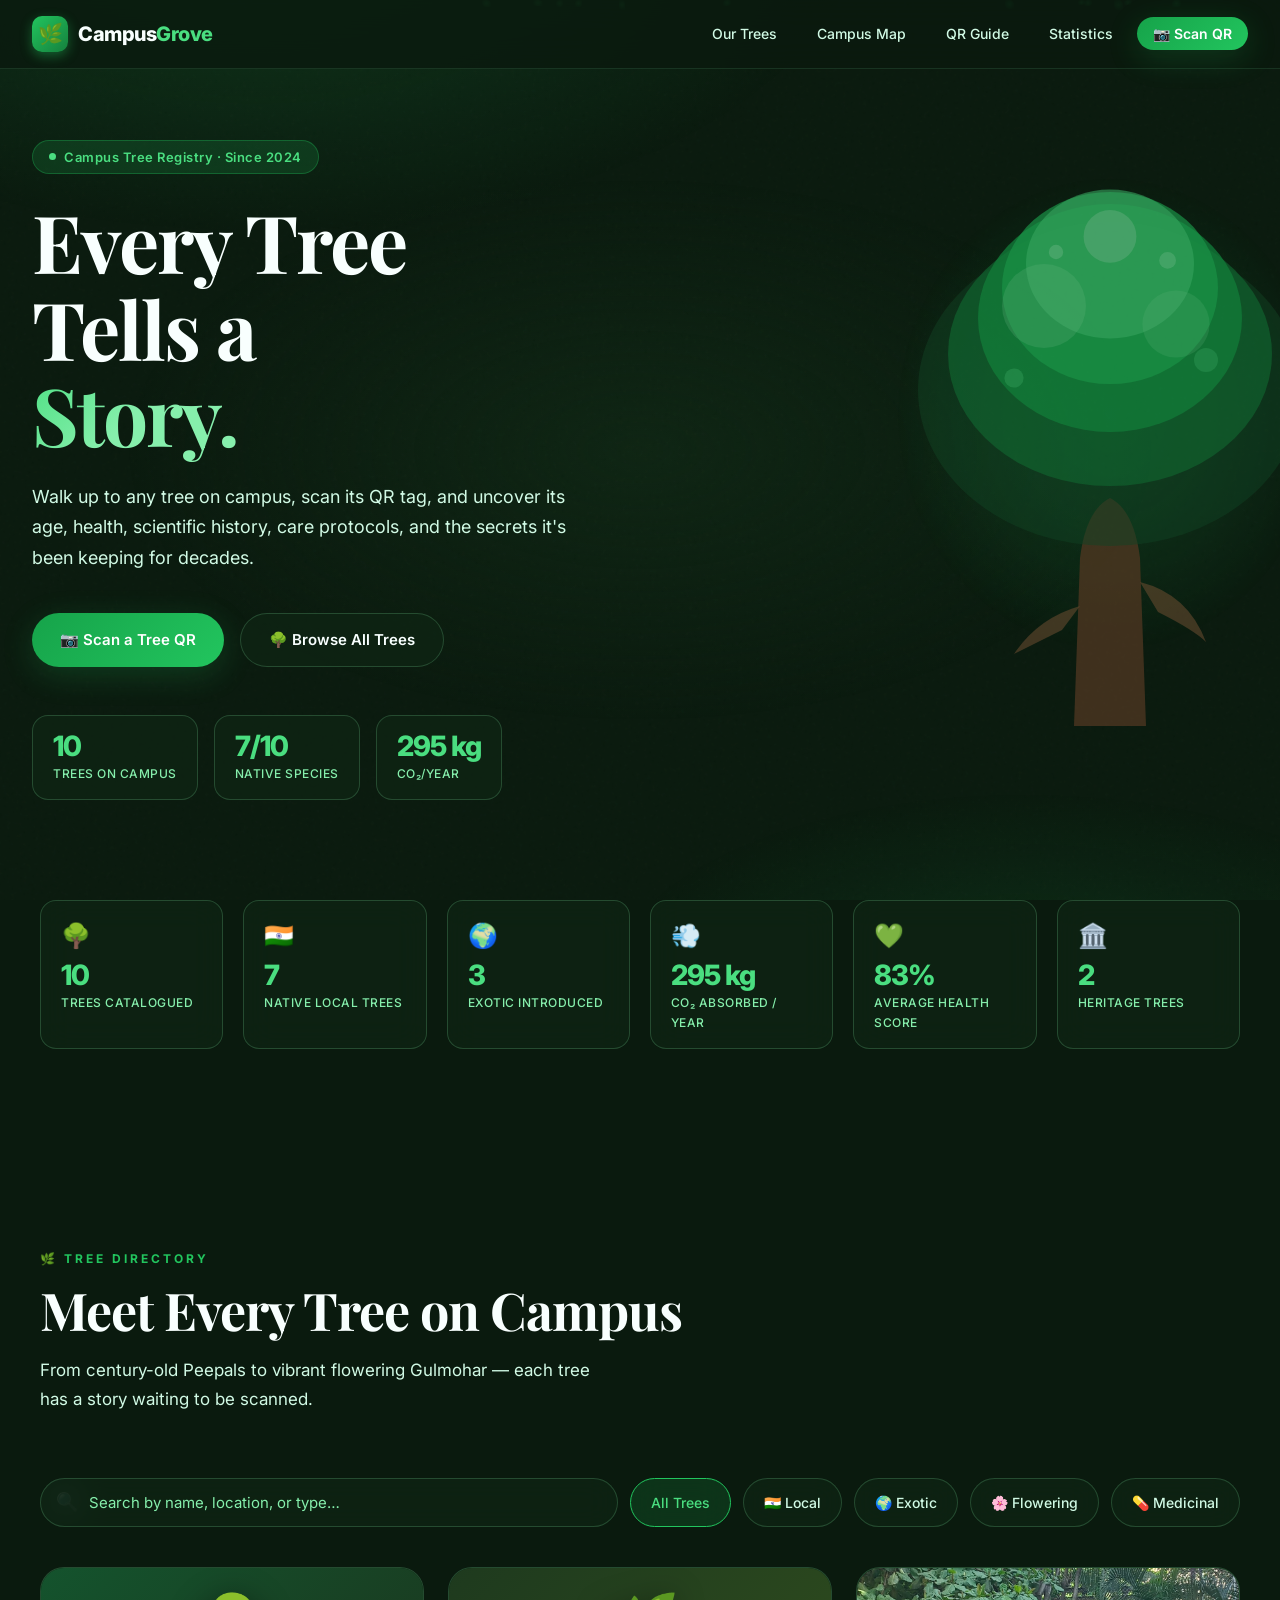
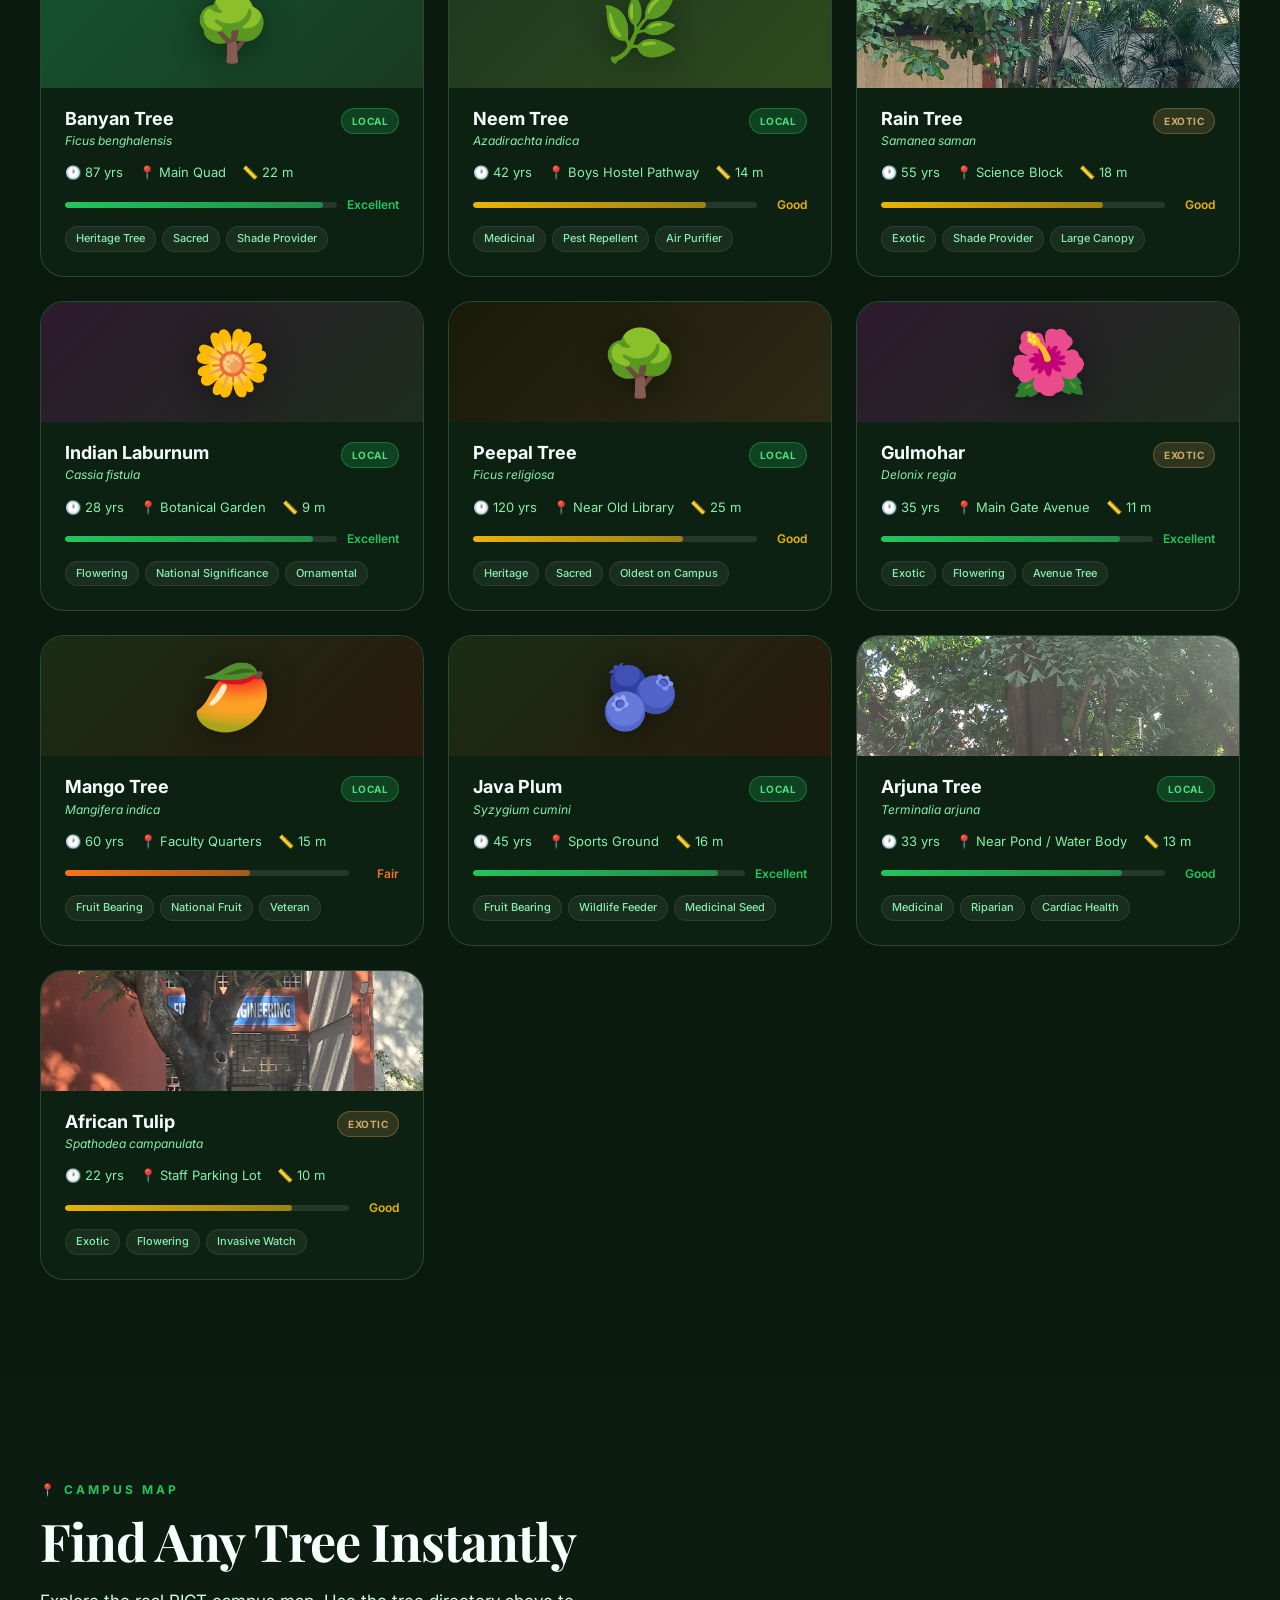
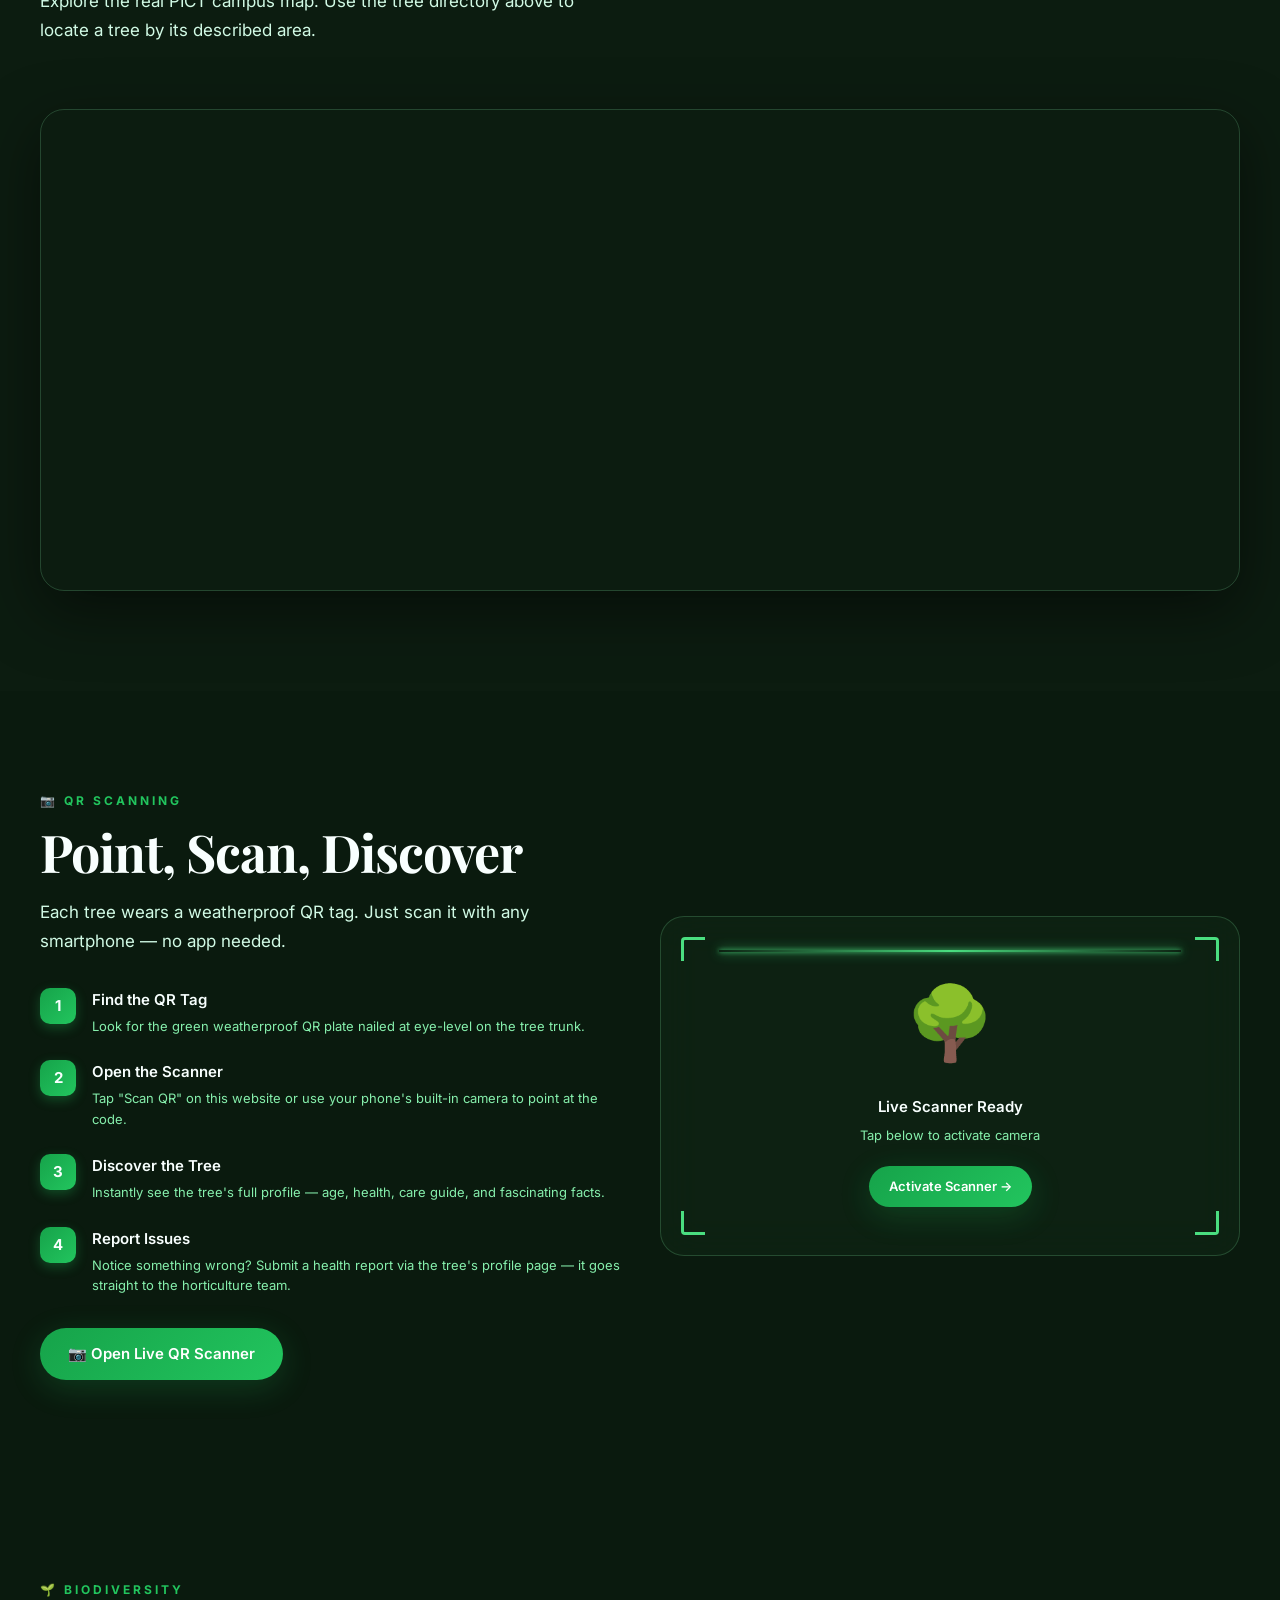
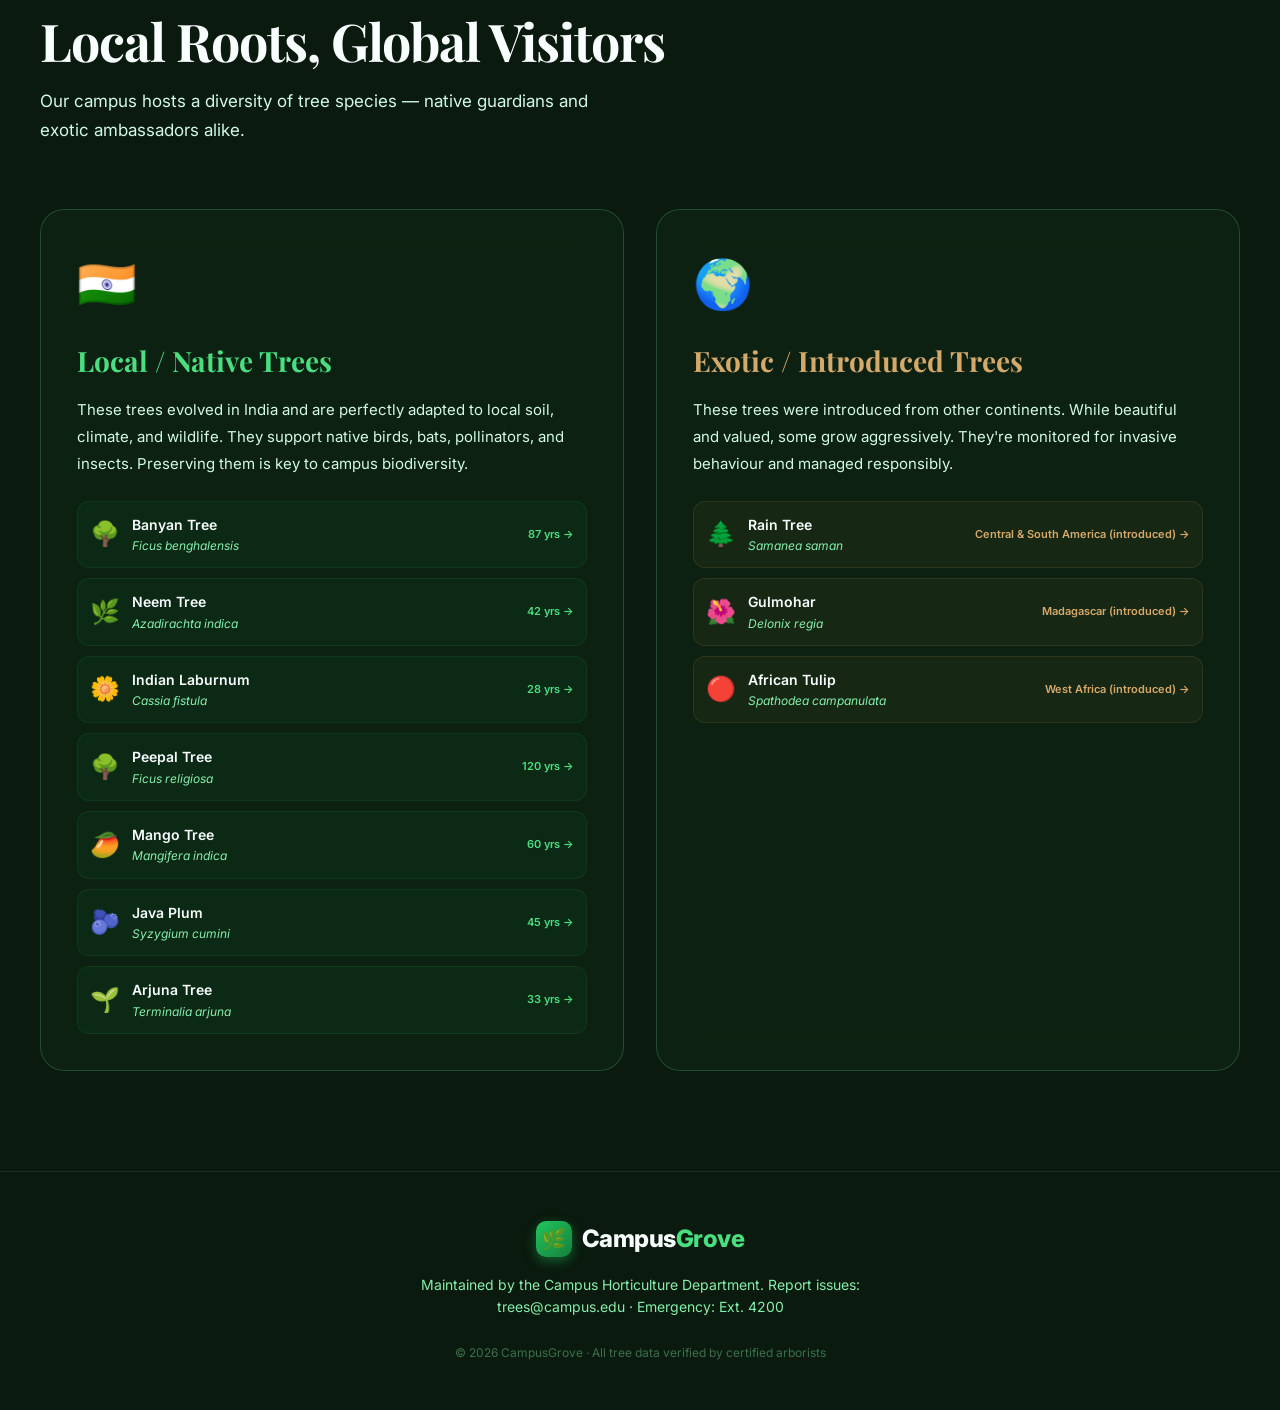
<file: index.html>
<!DOCTYPE html>
<html lang="en">
<head>
  <meta charset="UTF-8" />
  <meta name="viewport" content="width=device-width, initial-scale=1.0" />
  <title>CampusGrove — Track Every Tree on Campus</title>
  <meta name="description" content="CampusGrove helps students and faculty track, learn about, and care for every tree on campus. Scan a QR code to discover any tree's full story." />
  <link rel="icon" href="data:image/svg+xml,<svg xmlns='http://www.w3.org/2000/svg' viewBox='0 0 100 100'><text y='.9em' font-size='90'>🌳</text></svg>" />
  <link rel="stylesheet" href="styles.css" />
</head>
<body>

  <!-- Leaf Particles (added by JS) -->
  <div id="particles"></div>

  <!-- ── NAVBAR ── -->
  <nav class="navbar" id="navbar">
    <a href="index.html" class="nav-logo">
      <div class="nav-logo-icon">🌿</div>
      <div class="nav-logo-text">Campus<span>Grove</span></div>
    </a>
    <ul class="nav-links">
      <li><a href="#trees">Our Trees</a></li>
      <li><a href="#map">Campus Map</a></li>
      <li><a href="#scanner">QR Guide</a></li>
      <li><a href="#stats">Statistics</a></li>
      <li><a href="scan.html" class="nav-cta">📷 Scan QR</a></li>
    </ul>
  </nav>

  <!-- ── HERO ── -->
  <section class="hero">
    <div class="hero-content">
      <div class="hero-badge">
        <span class="dot"></span>
        Campus Tree Registry · Since 2024
      </div>

      <h1 class="hero-title">
        Every Tree<br>Tells a<br><span class="accent">Story.</span>
      </h1>

      <p class="hero-subtitle">
        Walk up to any tree on campus, scan its QR tag, and uncover its age, health, scientific history, care protocols, and the secrets it's been keeping for decades.
      </p>

      <div class="hero-actions">
        <a href="scan.html" class="btn btn-primary">
          📷 Scan a Tree QR
        </a>
        <a href="#trees" class="btn btn-secondary">
          🌳 Browse All Trees
        </a>
      </div>

      <div class="hero-stats" id="hero-stats">
        <!-- populated by JS -->
      </div>
    </div>

    <!-- Hero SVG Tree Art -->
    <div class="hero-visual">
      <svg class="tree-silhouette" viewBox="0 0 400 500" fill="none" xmlns="http://www.w3.org/2000/svg">
        <defs>
          <radialGradient id="treeGlow" cx="50%" cy="50%" r="50%">
            <stop offset="0%" stop-color="#22c55e" stop-opacity="0.3"/>
            <stop offset="100%" stop-color="#22c55e" stop-opacity="0"/>
          </radialGradient>
          <radialGradient id="canopyG" cx="50%" cy="50%" r="50%">
            <stop offset="0%" stop-color="#4ade80"/>
            <stop offset="60%" stop-color="#16a34a"/>
            <stop offset="100%" stop-color="#14532d"/>
          </radialGradient>
        </defs>
        <ellipse cx="200" cy="220" rx="180" ry="200" fill="url(#treeGlow)"/>
        <!-- Trunk -->
        <path d="M170 480 L175 340 Q180 300 200 290 Q220 300 225 340 L230 480Z" fill="#6b432a" opacity="0.8"/>
        <!-- Aerial roots -->
        <path d="M175 380 Q140 390 120 420 Q130 415 160 400Z" fill="#8b5e3c" opacity="0.6"/>
        <path d="M225 360 Q265 370 280 410 Q270 400 240 385Z" fill="#8b5e3c" opacity="0.6"/>
        <!-- Main canopy layers -->
        <ellipse cx="200" cy="200" rx="160" ry="130" fill="#14532d" opacity="0.5"/>
        <ellipse cx="200" cy="170" rx="135" ry="110" fill="#15803d" opacity="0.7"/>
        <ellipse cx="200" cy="140" rx="110" ry="95" fill="#16a34a" opacity="0.8"/>
        <ellipse cx="200" cy="115" rx="90" ry="80" fill="#22c55e" opacity="0.7"/>
        <ellipse cx="200" cy="95" rx="70" ry="62" fill="#4ade80" opacity="0.6"/>
        <!-- Small highlights -->
        <circle cx="145" cy="130" r="35" fill="#86efac" opacity="0.25"/>
        <circle cx="255" cy="145" r="28" fill="#86efac" opacity="0.2"/>
        <circle cx="200" cy="72" r="22" fill="#bbf7d0" opacity="0.3"/>
        <!-- Leaf dots scatter -->
        <circle cx="120" cy="190" r="8" fill="#4ade80" opacity="0.4"/>
        <circle cx="280" cy="175" r="10" fill="#4ade80" opacity="0.35"/>
        <circle cx="155" cy="85" r="6" fill="#86efac" opacity="0.5"/>
        <circle cx="248" cy="92" r="7" fill="#86efac" opacity="0.45"/>
      </svg>
    </div>
  </section>

  <!-- ── STATS STRIP ── -->
  <section class="section" id="stats" style="padding-top: 0;">
    <div class="container">
      <div class="stats-strip reveal" id="stats-strip">
        <!-- populated by JS -->
      </div>
    </div>
  </section>

  <!-- ── TREE DIRECTORY ── -->
  <section class="section" id="trees">
    <div class="container">
      <div class="section-header reveal">
        <div class="section-eyebrow">🌿 Tree Directory</div>
        <h2 class="section-title">Meet Every Tree on Campus</h2>
        <p class="section-subtitle">From century-old Peepals to vibrant flowering Gulmohar — each tree has a story waiting to be scanned.</p>
      </div>

      <div class="search-bar-wrap reveal">
        <div class="search-input-wrap">
          <span class="search-icon">🔍</span>
          <input type="text" class="search-input" id="search-input" placeholder="Search by name, location, or type…" />
        </div>
        <button class="filter-btn active" data-filter="all" id="filter-all">All Trees</button>
        <button class="filter-btn" data-filter="local">🇮🇳 Local</button>
        <button class="filter-btn" data-filter="exotic">🌍 Exotic</button>
        <button class="filter-btn" data-filter="flowering">🌸 Flowering</button>
        <button class="filter-btn" data-filter="medicinal">💊 Medicinal</button>
      </div>

      <div class="tree-grid" id="tree-grid">
        <!-- populated by JS -->
      </div>
    </div>
  </section>

  <!-- ── CAMPUS MAP ── -->
  <section class="section" id="map" style="background: rgba(255,255,255,0.01);">
    <div class="container">
      <div class="section-header reveal">
        <div class="section-eyebrow">📍 Campus Map</div>
        <h2 class="section-title">Find Any Tree Instantly</h2>
        <p class="section-subtitle">Explore the real PICT campus map. Use the tree directory above to locate a tree by its described area.</p>
      </div>

      <div class="reveal" style="border-radius: var(--radius-lg); overflow: hidden; border: 1px solid var(--glass-border); box-shadow: var(--shadow-deep);">
        <iframe
          src="https://www.google.com/maps/embed?pb=!1m18!1m12!1m3!1d3784.4!2d73.8482587!3d18.4575421!2m3!1f0!2f0!3f0!3m2!1i1024!2i768!4f13.1!3m3!1m2!1s0x3bc2eac85230ba47%3A0x871eddd0a8a0a108!2sSCTR%27S%20Pune%20Institute%20of%20Computer%20Technology!5e0!3m2!1sen!2sin!4v1700000000000!5m2!1sen!2sin"
          width="100%"
          height="480"
          style="display: block; border: none; filter: invert(90%) hue-rotate(140deg) saturate(0.8) brightness(0.85);"
          allowfullscreen=""
          loading="lazy"
          referrerpolicy="no-referrer-when-downgrade"
          title="PICT Campus Map — SCTR's Pune Institute of Computer Technology">
        </iframe>
      </div>
    </div>
  </section>

  <!-- ── HOW TO SCAN ── -->
  <section class="section" id="scanner">
    <div class="container">
      <div class="scanner-wrap">
        <div>
          <div class="section-header reveal" style="margin-bottom: 32px;">
            <div class="section-eyebrow">📷 QR Scanning</div>
            <h2 class="section-title">Point, Scan, Discover</h2>
            <p class="section-subtitle">Each tree wears a weatherproof QR tag. Just scan it with any smartphone — no app needed.</p>
          </div>
          <div class="scanner-instructions">
            <div class="scanner-step reveal">
              <div class="step-num">1</div>
              <div class="step-text">
                <h4>Find the QR Tag</h4>
                <p>Look for the green weatherproof QR plate nailed at eye-level on the tree trunk.</p>
              </div>
            </div>
            <div class="scanner-step reveal">
              <div class="step-num">2</div>
              <div class="step-text">
                <h4>Open the Scanner</h4>
                <p>Tap "Scan QR" on this website or use your phone's built-in camera to point at the code.</p>
              </div>
            </div>
            <div class="scanner-step reveal">
              <div class="step-num">3</div>
              <div class="step-text">
                <h4>Discover the Tree</h4>
                <p>Instantly see the tree's full profile — age, health, care guide, and fascinating facts.</p>
              </div>
            </div>
            <div class="scanner-step reveal">
              <div class="step-num">4</div>
              <div class="step-text">
                <h4>Report Issues</h4>
                <p>Notice something wrong? Submit a health report via the tree's profile page — it goes straight to the horticulture team.</p>
              </div>
            </div>
          </div>
          <a href="scan.html" class="btn btn-primary reveal" style="margin-top: 32px;">
            📷 Open Live QR Scanner
          </a>
        </div>

        <div class="scanner-box glass reveal" style="position: relative; min-height: 340px; display: flex; align-items: center; justify-content: center;">
          <div class="scanner-corner tl"></div>
          <div class="scanner-corner tr"></div>
          <div class="scanner-corner bl"></div>
          <div class="scanner-corner br"></div>
          <div class="scanner-line"></div>
          <div style="text-align: center; padding: 40px; z-index: 5;">
            <div style="font-size: 72px; margin-bottom: 16px; animation: treeWave 3s ease-in-out infinite;">🌳</div>
            <div style="font-size: 15px; font-weight: 600; color: var(--text-light);">Live Scanner Ready</div>
            <div style="font-size: 13px; color: var(--text-muted); margin-top: 6px;">Tap below to activate camera</div>
            <a href="scan.html" class="btn btn-primary" style="margin-top: 20px; padding: 10px 20px; font-size: 13px;">Activate Scanner →</a>
          </div>
        </div>
      </div>
    </div>
  </section>

  <!-- ── LOCAL VS EXOTIC ── -->
  <section class="section" id="local-exotic">
    <div class="container">
      <div class="section-header reveal">
        <div class="section-eyebrow">🌱 Biodiversity</div>
        <h2 class="section-title">Local Roots, Global Visitors</h2>
        <p class="section-subtitle">Our campus hosts a diversity of tree species — native guardians and exotic ambassadors alike.</p>
      </div>

      <div style="display: grid; grid-template-columns: 1fr 1fr; gap: 32px;" class="reveal">
        <div class="glass" style="padding: 36px;">
          <div style="font-size: 48px; margin-bottom: 16px;">🇮🇳</div>
          <h3 style="font-family: 'Playfair Display', serif; font-size: 28px; font-weight: 700; margin-bottom: 12px; color: var(--green-400);">Local / Native Trees</h3>
          <p style="font-size: 15px; color: var(--text-mid); line-height: 1.8; margin-bottom: 24px;">
            These trees evolved in India and are perfectly adapted to local soil, climate, and wildlife. They support native birds, bats, pollinators, and insects. Preserving them is key to campus biodiversity.
          </p>
          <div id="local-tree-list" style="display: flex; flex-direction: column; gap: 10px;">
            <!-- populated by JS -->
          </div>
        </div>

        <div class="glass" style="padding: 36px;">
          <div style="font-size: 48px; margin-bottom: 16px;">🌍</div>
          <h3 style="font-family: 'Playfair Display', serif; font-size: 28px; font-weight: 700; margin-bottom: 12px; color: var(--earth-300);">Exotic / Introduced Trees</h3>
          <p style="font-size: 15px; color: var(--text-mid); line-height: 1.8; margin-bottom: 24px;">
            These trees were introduced from other continents. While beautiful and valued, some grow aggressively. They're monitored for invasive behaviour and managed responsibly.
          </p>
          <div id="exotic-tree-list" style="display: flex; flex-direction: column; gap: 10px;">
            <!-- populated by JS -->
          </div>
        </div>
      </div>
    </div>
  </section>

  <!-- ── FOOTER ── -->
  <footer style="position: relative; z-index: 2; border-top: 1px solid rgba(134,239,172,0.1); padding: 48px 32px; text-align: center;">
    <div class="nav-logo" style="justify-content: center; display: flex; margin-bottom: 16px; text-decoration: none;">
      <div class="nav-logo-icon">🌿</div>
      <div class="nav-logo-text" style="font-size: 24px;">Campus<span>Grove</span></div>
    </div>
    <p style="font-size: 14px; color: var(--text-muted); max-width: 480px; margin: 0 auto 24px;">
      Maintained by the Campus Horticulture Department. Report issues: trees@campus.edu · Emergency: Ext. 4200
    </p>
    <p style="font-size: 12px; color: rgba(134,239,172,0.4);">© 2026 CampusGrove · All tree data verified by certified arborists</p>
  </footer>

  <script src="data.js"></script>
  <script src="app.js"></script>
</body>
</html>
</file>
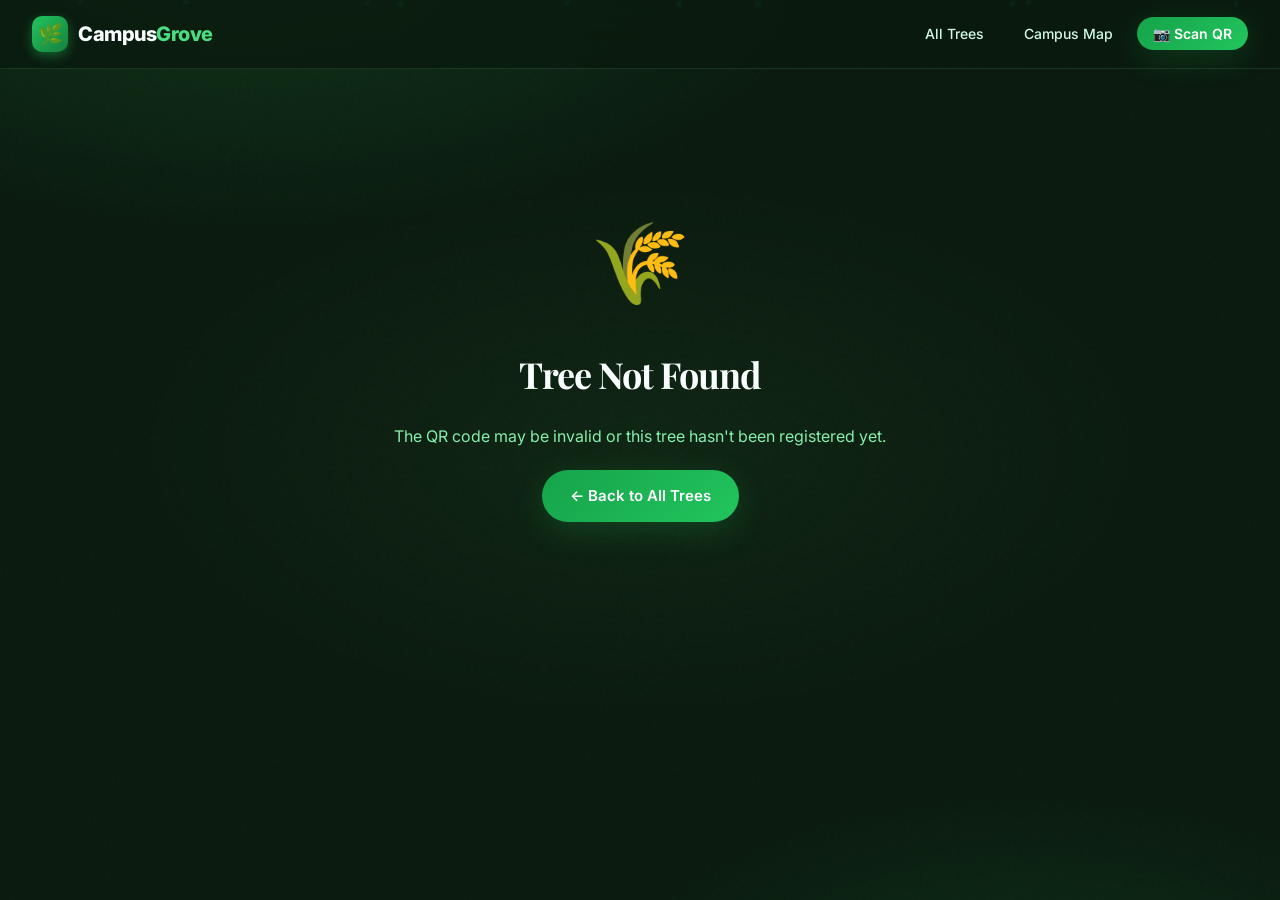
<file: tree.html>
<!DOCTYPE html>
<html lang="en">
<head>
  <meta charset="UTF-8" />
  <meta name="viewport" content="width=device-width, initial-scale=1.0" />
  <title>Tree Profile — CampusGrove</title>
  <meta name="description" content="View full details, health status, care guide, and history of this campus tree." />
  <link rel="icon" href="data:image/svg+xml,<svg xmlns='http://www.w3.org/2000/svg' viewBox='0 0 100 100'><text y='.9em' font-size='90'>🌳</text></svg>" />
  <link rel="stylesheet" href="styles.css" />
  <style>
    .profile-bg-gradient {
      position: absolute;
      inset: 0;
      z-index: 0;
    }
    .back-btn {
      display: inline-flex;
      align-items: center;
      gap: 6px;
      color: var(--text-muted);
      text-decoration: none;
      font-size: 14px;
      font-weight: 500;
      padding: 8px 16px;
      border-radius: 100px;
      background: rgba(255,255,255,0.06);
      border: 1px solid rgba(255,255,255,0.1);
      transition: var(--transition);
      margin-bottom: 28px;
      position: relative;
      z-index: 5;
    }
    .back-btn:hover {
      background: rgba(34,197,94,0.12);
      color: var(--green-400);
      border-color: rgba(34,197,94,0.25);
    }
    .report-btn {
      display: inline-flex;
      align-items: center;
      gap: 8px;
      padding: 12px 22px;
      border-radius: 100px;
      font-size: 14px;
      font-weight: 600;
      cursor: pointer;
      border: 1px solid rgba(249,115,22,0.4);
      background: rgba(249,115,22,0.1);
      color: #fdba74;
      transition: var(--transition);
      font-family: 'Inter', sans-serif;
      text-decoration: none;
    }
    .report-btn:hover {
      background: rgba(249,115,22,0.2);
      border-color: rgba(249,115,22,0.6);
      transform: translateY(-2px);
    }

    /* Modal */
    .modal-bg {
      position: fixed;
      inset: 0;
      background: rgba(0,0,0,0.7);
      backdrop-filter: blur(6px);
      z-index: 200;
      display: flex;
      align-items: center;
      justify-content: center;
      padding: 20px;
      opacity: 0;
      pointer-events: none;
      transition: opacity 0.3s;
    }
    .modal-bg.open {
      opacity: 1;
      pointer-events: all;
    }
    .modal {
      background: var(--dark-700);
      border: 1px solid var(--glass-border);
      border-radius: var(--radius-lg);
      padding: 36px;
      max-width: 480px;
      width: 100%;
      position: relative;
      transform: translateY(20px);
      transition: transform 0.3s;
    }
    .modal-bg.open .modal { transform: none; }
    .modal h3 { font-size: 20px; font-weight: 700; margin-bottom: 20px; color: var(--text-light); }
    .form-group { margin-bottom: 16px; }
    .form-group label { display: block; font-size: 13px; font-weight: 600; color: var(--text-muted); margin-bottom: 6px; text-transform: uppercase; letter-spacing: 0.5px; }
    .form-group input, .form-group select, .form-group textarea {
      width: 100%;
      padding: 12px 16px;
      background: rgba(255,255,255,0.05);
      border: 1px solid rgba(255,255,255,0.1);
      border-radius: var(--radius-sm);
      color: var(--text-light);
      font-size: 14px;
      font-family: 'Inter', sans-serif;
      outline: none;
      resize: vertical;
      transition: var(--transition);
    }
    .form-group input:focus, .form-group select:focus, .form-group textarea:focus {
      border-color: var(--green-500);
      box-shadow: 0 0 0 3px rgba(34,197,94,0.12);
    }
    .form-group select option { background: var(--dark-700); color: var(--text-light); }
    .modal-close {
      position: absolute;
      top: 16px;
      right: 16px;
      background: none;
      border: none;
      color: var(--text-muted);
      font-size: 22px;
      cursor: pointer;
      width: 32px;
      height: 32px;
      display: flex;
      align-items: center;
      justify-content: center;
      border-radius: 8px;
      transition: var(--transition);
    }
    .modal-close:hover { background: rgba(255,255,255,0.08); color: var(--text-light); }

    /* QR display */
    .qr-display-wrap {
      text-align: center;
      padding: 24px;
    }
    .qr-canvas-wrap {
      display: inline-block;
      background: white;
      padding: 16px;
      border-radius: 16px;
      box-shadow: 0 8px 32px rgba(0,0,0,0.4);
    }
    .qr-canvas-wrap canvas, .qr-canvas-wrap img {
      display: block;
    }

    .timeline-dot {
      width: 10px;
      height: 10px;
      background: var(--green-500);
      border-radius: 50%;
      flex-shrink: 0;
      margin-top: 5px;
      box-shadow: 0 0 8px rgba(34,197,94,0.5);
    }

    .not-found {
      display: flex;
      flex-direction: column;
      align-items: center;
      justify-content: center;
      min-height: 80vh;
      text-align: center;
      gap: 20px;
      padding: 32px;
    }
    .tree-photo-grid {
      display: grid;
      grid-template-columns: repeat(auto-fill, minmax(180px, 1fr));
      gap: 12px;
    }
    .tree-photo-item {
      position: relative;
      height: 160px;
      border-radius: 12px;
      border: 1px solid var(--glass-border);
      background: rgba(255,255,255,0.02);
      overflow: hidden;
    }
    .tree-photo-item img {
      width: 100%;
      height: 100%;
      object-fit: cover;
      display: block;
    }
    .tree-photo-fallback {
      display: none;
      width: 100%;
      height: 100%;
      border: 1px dashed rgba(134,239,172,0.3);
      background: rgba(255,255,255,0.02);
      align-items: center;
      justify-content: center;
      color: var(--text-muted);
      font-size: 13px;
    }
    .profile-meta-badges {
      display: flex;
      align-items: center;
      gap: 10px;
      margin-bottom: 8px;
      flex-wrap: wrap;
    }
    .profile-meta-badge-muted {
      background: rgba(255,255,255,0.08);
      color: var(--text-muted);
      border-color: rgba(255,255,255,0.12);
    }
  </style>
</head>
<body>
  <div id="particles"></div>

  <!-- NAVBAR -->
  <nav class="navbar" id="navbar">
    <a href="index.html" class="nav-logo">
      <div class="nav-logo-icon">🌿</div>
      <div class="nav-logo-text">Campus<span>Grove</span></div>
    </a>
    <ul class="nav-links">
      <li><a href="index.html#trees">All Trees</a></li>
      <li><a href="index.html#map">Campus Map</a></li>
      <li><a href="scan.html" class="nav-cta">📷 Scan QR</a></li>
    </ul>
  </nav>

  <!-- Profile content injected by JS -->
  <div id="profile-root"></div>

  <!-- Report Issue Modal -->
  <div class="modal-bg" id="report-modal">
    <div class="modal">
      <button class="modal-close" id="modal-close-btn" aria-label="Close">✕</button>
      <h3>🚨 Report an Issue</h3>
      <div class="form-group">
        <label>Your Name</label>
        <input type="text" id="reporter-name" placeholder="e.g. Priya Sharma" />
      </div>
      <div class="form-group">
        <label>Issue Type</label>
        <select id="issue-type">
          <option>Broken / Fallen Branch</option>
          <option>Diseased Leaves</option>
          <option>Pest Infestation</option>
          <option>Vandalism / Damage</option>
          <option>Waterlogging at Base</option>
          <option>Dead Tree</option>
          <option>QR Tag Damaged</option>
          <option>Other</option>
        </select>
      </div>
      <div class="form-group">
        <label>Description</label>
        <textarea id="issue-desc" rows="3" placeholder="Describe what you observed…"></textarea>
      </div>
      <button class="btn btn-primary" id="submit-report" style="width:100%;justify-content:center;">
        📬 Submit Report
      </button>
    </div>
  </div>

  <!-- Report Success Toast -->
  <div id="toast" style="position:fixed;bottom:32px;right:32px;z-index:300;background:var(--green-700);border:1px solid rgba(34,197,94,0.4);border-radius:16px;padding:16px 24px;font-size:14px;font-weight:600;color:var(--text-light);display:none;align-items:center;gap:10px;box-shadow:0 8px 32px rgba(0,0,0,0.4);max-width:320px;backdrop-filter:blur(16px);">
    ✅ Report submitted! The horticulture team will review it within 48 hours.
  </div>

  <script src="data.js"></script>
  <script>
    // ── Particle animation ──
    function createParticles() {
      const c = document.getElementById('particles');
      for (let i = 0; i < 10; i++) {
        const p = document.createElement('div');
        p.className = 'leaf-particle';
        p.style.cssText = `left:${Math.random()*100}%;width:${4+Math.random()*6}px;height:${4+Math.random()*6}px;animation-duration:${8+Math.random()*14}s;animation-delay:${Math.random()*10}s;`;
        c.appendChild(p);
      }
    }

    // ── Navbar ──
    window.addEventListener('scroll', () => {
      document.getElementById('navbar')?.classList.toggle('scrolled', window.scrollY > 50);
    });

    const EMOJI = {
      'Banyan Tree':'🌳','Neem Tree':'🌿','Rain Tree':'🌲',
      'Indian Laburnum':'🌼','Peepal Tree':'🌳','Gulmohar':'🌺',
      'Mango Tree':'🥭','Java Plum':'🫐','Arjuna Tree':'🌱','African Tulip':'🔴'
    };
    const getEmoji = n => EMOJI[n] || '🌳';

    const BG_GRADIENTS = {
      local:   ['#0a2010','#0f3018','#16a34a'],
      exotic:  ['#1a1208','#2d2010','#b8864c'],
    };

    function handleProfileImageError(img) {
      if (!img || !img.parentElement) return;
      const fallback = img.parentElement.querySelector('.tree-photo-fallback');
      if (fallback) fallback.style.display = 'flex';
      img.remove();
    }

    // ── QR Code Generation (pure canvas) ──
    function generateQRPlaceholder(treeId, canvas) {
      // Simple visual representation — in production use a real QR library
      const ctx = canvas.getContext('2d');
      canvas.width = 150;
      canvas.height = 150;
      ctx.fillStyle = '#fff';
      ctx.fillRect(0, 0, 150, 150);

      // Seeded random based on treeId
      let seed = treeId.charCodeAt(0) * 31 + treeId.charCodeAt(1) * 17 + parseInt(treeId.slice(1));
      const rand = () => { seed = (seed * 1664525 + 1013904223) & 0xffffffff; return (seed >>> 0) / 0xffffffff; };

      const M = 15;
      const cell = Math.floor(150 / M);
      ctx.fillStyle = '#111';

      // Draw pseudo-QR cells
      for (let r = 0; r < M; r++) {
        for (let c2 = 0; c2 < M; c2++) {
          const inCorner = (r < 3 && c2 < 3) || (r < 3 && c2 >= M-3) || (r >= M-3 && c2 < 3);
          const filled = inCorner ? (r === 0 || r === 2 || c2 === 0 || c2 === 2 || (r===1&&c2===1)) : rand() > 0.52;
          if (filled) {
            ctx.fillRect(c2*cell + 1, r*cell + 1, cell - 2, cell - 2);
          }
        }
      }

      // Finder patterns (corner squares)
      [[0,0],[0,M-3],[M-3,0]].forEach(([row, col]) => {
        ctx.fillStyle = '#111';
        ctx.fillRect(col*cell, row*cell, 3*cell, 3*cell);
        ctx.fillStyle = '#fff';
        ctx.fillRect(col*cell+cell*0.5, row*cell+cell*0.5, 2*cell, 2*cell);
        ctx.fillStyle = '#111';
        ctx.fillRect(col*cell+cell, row*cell+cell, cell, cell);
      });
    }

    // ── Render Profile ──
    function renderProfile(tree) {
      const hc = getHealthColor(tree.healthScore);
      const emoji = getEmoji(tree.name);
      const bg = tree.isLocal ? BG_GRADIENTS.local : BG_GRADIENTS.exotic;
      const images = Array.isArray(tree.images) ? tree.images : [];
      const campusTag = tree.campusTreeNumber ? `<span class="local-badge profile-meta-badge-muted">Campus Tree #${tree.campusTreeNumber}</span>` : '';
      const photoContent = images.length > 0
        ? `
            <div class="tree-photo-grid">
              ${images.map((src, idx) => `
                <div class="tree-photo-item">
                  <img
                    src="${src}"
                    alt="${tree.name} photo ${idx + 1}"
                    loading="lazy"
                    onerror="handleProfileImageError(this);"
                  />
                  <div class="tree-photo-fallback">Image unavailable</div>
                </div>
              `).join('')}
            </div>
          `
        : `<p style="font-size:14px;color:var(--text-muted);">No uploaded photos yet for this tree.</p>`;

      const urgencyOrder = { 'Critical': 0, 'High': 1, 'Medium': 2, 'Low': 3 };
      const sortedCare = [...tree.care].sort((a, b) => urgencyOrder[a.urgency] - urgencyOrder[b.urgency]);

      document.title = `${tree.name} — CampusGrove`;

      document.getElementById('profile-root').innerHTML = `
        <!-- Profile Hero -->
        <div class="profile-hero">
          <div class="profile-bg-gradient" style="background: radial-gradient(ellipse 80% 70% at 30% 0%, ${bg[2]}30 0%, transparent 60%),linear-gradient(180deg, ${bg[0]}, ${bg[1]});"></div>
          <div class="profile-hero-content container">
            <a href="index.html" class="back-btn">← Back to All Trees</a>
            <div class="profile-header-grid">
              <div class="profile-emoji-circle">${emoji}</div>
              <div>
                <div class="profile-meta-badges">
                  <span class="local-badge ${tree.isLocal ? 'local' : 'exotic'}">${tree.isLocal ? '🇮🇳 Native Species' : '🌍 Exotic / Introduced'}</span>
                  <span class="local-badge profile-meta-badge-muted">${tree.category}</span>
                  <span class="local-badge profile-meta-badge-muted">${tree.id}</span>
                  ${campusTag}
                </div>
                <div class="profile-name">${tree.name}</div>
                <div class="profile-sci">${tree.scientificName} · Local: ${tree.localName}</div>
                <div class="profile-location">📍 ${tree.location}</div>
              </div>
              <div class="profile-health-pill">
                <div class="profile-health-score" style="color:${hc};">${tree.healthScore}%</div>
                <div style="font-size:14px;font-weight:600;color:${hc};margin-top:4px;">${tree.health}</div>
                <div class="profile-health-label">Health Score</div>
              </div>
            </div>
          </div>
        </div>

        <!-- Profile Body -->
        <div class="profile-content container">
          <!-- Left Column -->
          <div>
            <!-- About -->
            <div class="info-card">
              <h3>🌿 About This Tree</h3>
              <p style="font-size:15px;color:var(--text-mid);line-height:1.8;">${tree.description}</p>
              <div class="fun-fact-box" style="margin-top:20px;">
                <div class="fun-fact-label">💡 Did You Know?</div>
                <div class="fun-fact-text">${tree.funFact}</div>
              </div>
            </div>
            <div class="info-card">
              <h3>📷 Tree Photos</h3>
              ${photoContent}
            </div>

            <!-- Tree Specs -->
            <div class="info-card">
              <h3>📊 Tree Specifications</h3>
              <div class="spec-grid">
                <div class="spec-item">
                  <div class="spec-label">Age</div>
                  <div class="spec-value">${tree.age} years</div>
                </div>
                <div class="spec-item">
                  <div class="spec-label">Planted</div>
                  <div class="spec-value">${tree.planted}</div>
                </div>
                <div class="spec-item">
                  <div class="spec-label">Height</div>
                  <div class="spec-value">${tree.height}</div>
                </div>
                <div class="spec-item">
                  <div class="spec-label">Girth (Trunk)</div>
                  <div class="spec-value">${tree.girth}</div>
                </div>
                <div class="spec-item">
                  <div class="spec-label">CO₂ Absorbed</div>
                  <div class="spec-value" style="color:var(--green-400);">${tree.co2Absorbed}</div>
                </div>
                <div class="spec-item">
                  <div class="spec-label">Water Needed</div>
                  <div class="spec-value">${tree.waterNeeded}</div>
                </div>
                <div class="spec-item">
                  <div class="spec-label">Native Region</div>
                  <div class="spec-value" style="font-size:14px;">${tree.nativeRegion}</div>
                </div>
                <div class="spec-item">
                  <div class="spec-label">Last Inspected</div>
                  <div class="spec-value" style="font-size:14px;">${tree.lastInspected}</div>
                </div>
              </div>
            </div>

            <!-- Care & Treatment Guide -->
            <div class="info-card">
              <h3>🩺 Care & Treatment Guide</h3>
              <p style="font-size:13px;color:var(--text-muted);margin-bottom:20px;">If you notice any of the following conditions, here's what to do:</p>
              ${sortedCare.map(c => `
                <div class="care-card">
                  <div class="care-card-header">
                    <div class="care-issue">
                      <span>⚠️</span> ${c.issue}
                    </div>
                    <span class="urgency-badge ${getUrgencyClass(c.urgency)}">${c.urgency}</span>
                  </div>
                  <div class="care-cause">🔍 Cause: ${c.cause}</div>
                  <div class="care-treatment">💊 Treatment: ${c.treatment}</div>
                </div>
              `).join('')}
              <button class="report-btn" id="open-report-btn" style="margin-top:8px;">
                🚨 Report a New Issue
              </button>
            </div>

            <!-- Tags -->
            <div class="info-card">
              <h3>🏷️ Tags</h3>
              <div class="tree-card-tags" style="gap:8px;">
                ${tree.tags.map(t => `<span class="tag" style="font-size:13px;padding:6px 14px;">${t}</span>`).join('')}
              </div>
            </div>
          </div>

          <!-- Right Column -->
          <div>
            <!-- QR Code Panel -->
            <div class="info-card" style="margin-bottom:24px;">
              <h3>📱 Tree QR Code</h3>
              <div class="qr-display-wrap">
                <div class="qr-canvas-wrap" id="qr-wrap">
                  <canvas id="qr-canvas" width="150" height="150"></canvas>
                </div>
                <div style="margin-top:14px;font-size:13px;color:var(--text-muted);">Scan to open this tree's profile</div>
                <div style="margin-top:4px;font-weight:700;font-size:16px;color:var(--green-400);letter-spacing:2px;">${tree.id}</div>
                <button onclick="window.print()" style="margin-top:14px;padding:8px 18px;border-radius:100px;background:rgba(34,197,94,0.1);border:1px solid rgba(34,197,94,0.3);color:var(--green-400);font-size:13px;font-weight:600;cursor:pointer;font-family:'Inter',sans-serif;transition:all 0.2s;" onmouseover="this.style.background='rgba(34,197,94,0.2)'" onmouseout="this.style.background='rgba(34,197,94,0.1)'">🖨 Print QR Tag</button>
              </div>
            </div>

            <!-- Health Timeline -->
            <div class="info-card">
              <h3>📅 Inspection Schedule</h3>
              <div style="display:flex;flex-direction:column;gap:14px;">
                <div style="display:flex;align-items:flex-start;gap:12px;">
                  <div class="timeline-dot"></div>
                  <div>
                    <div style="font-size:13px;font-weight:600;color:var(--text-light);">Last Inspected</div>
                    <div style="font-size:12px;color:var(--text-muted);margin-top:2px;">${tree.lastInspected}</div>
                  </div>
                </div>
                <div style="width:1px;height:24px;background:rgba(134,239,172,0.2);margin-left:4px;"></div>
                <div style="display:flex;align-items:flex-start;gap:12px;">
                  <div class="timeline-dot" style="background:var(--earth-300);box-shadow:0 0 8px rgba(180,140,76,0.5);"></div>
                  <div>
                    <div style="font-size:13px;font-weight:600;color:var(--text-light);">Next Inspection Due</div>
                    <div style="font-size:12px;color:var(--text-muted);margin-top:2px;">${tree.nextInspection}</div>
                  </div>
                </div>
              </div>
            </div>

            <!-- Environmental Impact -->
            <div class="info-card">
              <h3>🌍 Environmental Impact</h3>
              <div style="display:flex;flex-direction:column;gap:14px;">
                <div>
                  <div class="spec-label">CO₂ Absorption</div>
                  <div style="margin-top:6px;">
                    <div class="health-bar-wrap">
                      <div class="health-bar-track">
                        <div class="health-bar-fill" style="width:${Math.min(parseInt(tree.co2Absorbed)/60*100,100)}%;background:linear-gradient(90deg,#22c55e,#4ade80);"></div>
                      </div>
                      <span style="font-size:13px;font-weight:600;color:#22c55e;min-width:70px;text-align:right;">${tree.co2Absorbed}</span>
                    </div>
                  </div>
                </div>
                <div>
                  <div class="spec-label">Health Score</div>
                  <div style="margin-top:6px;">
                    <div class="health-bar-wrap">
                      <div class="health-bar-track">
                        <div class="health-bar-fill" style="width:${tree.healthScore}%;background:linear-gradient(90deg,${hc},${hc}99);"></div>
                      </div>
                      <span style="font-size:13px;font-weight:600;color:${hc};min-width:40px;text-align:right;">${tree.healthScore}%</span>
                    </div>
                  </div>
                </div>
                <div>
                  <div class="spec-label">Weekly Water Requirement</div>
                  <div style="font-size:20px;font-weight:700;color:var(--text-light);margin-top:4px;">${tree.waterNeeded} <span style="font-size:14px;color:var(--text-muted);">/ week</span></div>
                </div>
              </div>
            </div>

            <!-- Quick Nav -->
            <div class="info-card">
              <h3>🗺 Location on Campus</h3>
              <p style="font-size:14px;color:var(--text-mid);margin-bottom:14px;">${tree.location}</p>
              <a href="index.html#map" class="btn btn-secondary" style="width:100%;justify-content:center;border-radius:var(--radius-sm);padding:12px;">View on Campus Map →</a>
            </div>
          </div>
        </div>
      `;

      // Generate QR after DOM is ready
      const canvas = document.getElementById('qr-canvas');
      if (canvas) generateQRPlaceholder(tree.id, canvas);

      // Report modal
      document.getElementById('open-report-btn')?.addEventListener('click', () => {
        document.getElementById('report-modal').classList.add('open');
      });
      document.getElementById('modal-close-btn')?.addEventListener('click', () => {
        document.getElementById('report-modal').classList.remove('open');
      });
      document.getElementById('report-modal')?.addEventListener('click', (e) => {
        if (e.target.id === 'report-modal') document.getElementById('report-modal').classList.remove('open');
      });
      document.getElementById('submit-report')?.addEventListener('click', () => {
        document.getElementById('report-modal').classList.remove('open');
        const toast = document.getElementById('toast');
        toast.style.display = 'flex';
        setTimeout(() => { toast.style.display = 'none'; }, 4000);
      });
    }

    // ── Not Found ──
    function renderNotFound() {
      document.getElementById('profile-root').innerHTML = `
        <div class="not-found" style="z-index:2;position:relative;">
          <div style="font-size:80px;">🌾</div>
          <h2 style="font-family:'Playfair Display',serif;font-size:36px;letter-spacing:-1px;">Tree Not Found</h2>
          <p style="color:var(--text-muted);font-size:16px;">The QR code may be invalid or this tree hasn't been registered yet.</p>
          <a href="index.html" class="btn btn-primary">← Back to All Trees</a>
        </div>
      `;
    }

    // ── INIT ──
    document.addEventListener('DOMContentLoaded', () => {
      createParticles();

      const params = new URLSearchParams(window.location.search);
      const id = params.get('id');

      if (!id) { renderNotFound(); return; }

      const tree = getTreeById(id);
      if (!tree) { renderNotFound(); return; }

      renderProfile(tree);
    });
  </script>
</body>
</html>
</file>
<file: styles.css>
@import url('https://fonts.googleapis.com/css2?family=Inter:wght@300;400;500;600;700;800;900&family=Playfair+Display:ital,wght@0,600;0,700;1,600&display=swap');

:root {
  --green-50: #f0fdf4;
  --green-100: #dcfce7;
  --green-200: #bbf7d0;
  --green-300: #86efac;
  --green-400: #4ade80;
  --green-500: #22c55e;
  --green-600: #16a34a;
  --green-700: #15803d;
  --green-800: #166534;
  --green-900: #14532d;

  --earth-100: #fdf6ec;
  --earth-200: #f5e6cc;
  --earth-300: #d4a96a;
  --earth-400: #b8864c;
  --earth-500: #8b5e3c;
  --earth-600: #6b432a;

  --sage-100: #ecf4ec;
  --sage-200: #c9dfc8;
  --sage-300: #8fba8d;
  --sage-400: #5a9458;

  --dark-900: #0a1a0e;
  --dark-800: #0f2614;
  --dark-700: #1a3a20;
  --dark-600: #234d2b;

  --text-light: #f8fffe;
  --text-mid: #d1fae5;
  --text-muted: #86efac;

  --glass-bg: rgba(15, 38, 20, 0.7);
  --glass-border: rgba(134, 239, 172, 0.2);
  --glass-glow: rgba(34, 197, 94, 0.15);

  --radius-sm: 8px;
  --radius-md: 16px;
  --radius-lg: 24px;
  --radius-xl: 40px;

  --shadow-green: 0 8px 32px rgba(34, 197, 94, 0.2);
  --shadow-deep: 0 20px 60px rgba(0, 0, 0, 0.5);
  --shadow-card: 0 4px 24px rgba(0, 0, 0, 0.3);

  --transition: all 0.3s cubic-bezier(0.4, 0, 0.2, 1);
  --transition-bounce: all 0.5s cubic-bezier(0.34, 1.56, 0.64, 1);
}

/* ─── Reset & Base ─── */
*,
*::before,
*::after {
  box-sizing: border-box;
  margin: 0;
  padding: 0;
}

html {
  scroll-behavior: smooth;
}

body {
  font-family: 'Inter', system-ui, sans-serif;
  background-color: var(--dark-900);
  color: var(--text-light);
  min-height: 100vh;
  overflow-x: hidden;
  line-height: 1.6;
}

/* ─── Animated Background ─── */
body::before {
  content: '';
  position: fixed;
  inset: 0;
  background:
    radial-gradient(ellipse 80% 60% at 20% -10%, rgba(34, 197, 94, 0.18) 0%, transparent 60%),
    radial-gradient(ellipse 60% 40% at 80% 110%, rgba(22, 163, 74, 0.14) 0%, transparent 55%),
    radial-gradient(ellipse 40% 30% at 50% 50%, rgba(15, 38, 20, 0.9) 0%, transparent 100%);
  pointer-events: none;
  z-index: 0;
}

/* ─── Noise Texture Overlay ─── */
body::after {
  content: '';
  position: fixed;
  inset: 0;
  background-image: url("data:image/svg+xml,%3Csvg viewBox='0 0 256 256' xmlns='http://www.w3.org/2000/svg'%3E%3Cfilter id='noise'%3E%3CfeTurbulence type='fractalNoise' baseFrequency='0.85' numOctaves='4' stitchTiles='stitch'/%3E%3C/filter%3E%3Crect width='100%25' height='100%25' filter='url(%23noise)' opacity='0.04'/%3E%3C/svg%3E");
  pointer-events: none;
  z-index: 0;
  opacity: 0.5;
}

/* ─── Floating Leaf Particles ─── */
.leaf-particle {
  position: fixed;
  width: 6px;
  height: 6px;
  background: radial-gradient(circle, rgba(34, 197, 94, 0.8), transparent);
  border-radius: 50% 0;
  pointer-events: none;
  z-index: 1;
  animation: floatLeaf linear infinite;
}

@keyframes floatLeaf {
  0% {
    transform: translateY(100vh) rotate(0deg) translateX(0);
    opacity: 0;
  }

  10% {
    opacity: 1;
  }

  90% {
    opacity: 0.7;
  }

  100% {
    transform: translateY(-20vh) rotate(720deg) translateX(40px);
    opacity: 0;
  }
}

/* ─── Glassmorphism Cards ─── */
.glass {
  background: var(--glass-bg);
  backdrop-filter: blur(20px);
  -webkit-backdrop-filter: blur(20px);
  border: 1px solid var(--glass-border);
  border-radius: var(--radius-lg);
}

.glass:hover {
  border-color: rgba(134, 239, 172, 0.4);
  box-shadow: 0 0 40px rgba(34, 197, 94, 0.1);
}

/* ─── Navigation ─── */
.navbar {
  position: fixed;
  top: 0;
  left: 0;
  right: 0;
  z-index: 100;
  padding: 16px 32px;
  display: flex;
  align-items: center;
  justify-content: space-between;
  background: rgba(10, 26, 14, 0.8);
  backdrop-filter: blur(24px);
  border-bottom: 1px solid rgba(134, 239, 172, 0.12);
  transition: var(--transition);
}

.navbar.scrolled {
  padding: 12px 32px;
  background: rgba(10, 26, 14, 0.95);
}

.nav-logo {
  display: flex;
  align-items: center;
  gap: 10px;
  text-decoration: none;
}

.nav-logo-icon {
  width: 36px;
  height: 36px;
  background: linear-gradient(135deg, var(--green-500), var(--green-700));
  border-radius: 10px;
  display: flex;
  align-items: center;
  justify-content: center;
  font-size: 20px;
  box-shadow: 0 4px 12px rgba(34, 197, 94, 0.4);
}

.nav-logo-text {
  font-size: 20px;
  font-weight: 800;
  letter-spacing: -0.5px;
  color: var(--text-light);
}

.nav-logo-text span {
  color: var(--green-400);
}

.nav-links {
  display: flex;
  align-items: center;
  gap: 8px;
  list-style: none;
}

.nav-links a {
  color: var(--text-mid);
  text-decoration: none;
  font-size: 14px;
  font-weight: 500;
  padding: 8px 16px;
  border-radius: 100px;
  transition: var(--transition);
}

.nav-links a:hover,
.nav-links a.active {
  background: rgba(34, 197, 94, 0.15);
  color: var(--green-400);
}

.nav-cta {
  background: linear-gradient(135deg, var(--green-600), var(--green-500));
  color: white !important;
  font-weight: 600 !important;
  box-shadow: var(--shadow-green);
}

.nav-cta:hover {
  transform: translateY(-1px);
  box-shadow: 0 8px 24px rgba(34, 197, 94, 0.4) !important;
  background: none;
}

/* ─── Hero Section ─── */
.hero {
  min-height: 100vh;
  display: flex;
  align-items: center;
  position: relative;
  padding: 120px 32px 80px;
  overflow: hidden;
  z-index: 2;
}

.hero-content {
  max-width: 700px;
  position: relative;
  z-index: 2;
}

.hero-badge {
  display: inline-flex;
  align-items: center;
  gap: 8px;
  background: rgba(34, 197, 94, 0.15);
  border: 1px solid rgba(34, 197, 94, 0.3);
  border-radius: 100px;
  padding: 6px 16px;
  font-size: 13px;
  font-weight: 600;
  color: var(--green-400);
  letter-spacing: 0.5px;
  margin-bottom: 24px;
  animation: fadeInUp 0.6s ease both;
}

.hero-badge .dot {
  width: 7px;
  height: 7px;
  background: var(--green-400);
  border-radius: 50%;
  animation: pulse 2s infinite;
}

@keyframes pulse {

  0%,
  100% {
    opacity: 1;
    transform: scale(1);
  }

  50% {
    opacity: 0.5;
    transform: scale(1.5);
  }
}

.hero-title {
  font-family: 'Playfair Display', serif;
  font-size: clamp(42px, 7vw, 80px);
  font-weight: 700;
  line-height: 1.08;
  letter-spacing: -2px;
  margin-bottom: 24px;
  animation: fadeInUp 0.7s ease 0.1s both;
}

.hero-title .accent {
  background: linear-gradient(135deg, var(--green-400), var(--green-300), #86efac);
  -webkit-background-clip: text;
  -webkit-text-fill-color: transparent;
  background-clip: text;
}

.hero-subtitle {
  font-size: 18px;
  font-weight: 400;
  color: var(--text-mid);
  line-height: 1.7;
  max-width: 560px;
  margin-bottom: 40px;
  animation: fadeInUp 0.7s ease 0.2s both;
}

.hero-actions {
  display: flex;
  gap: 16px;
  flex-wrap: wrap;
  animation: fadeInUp 0.7s ease 0.3s both;
}

.btn {
  display: inline-flex;
  align-items: center;
  gap: 8px;
  padding: 14px 28px;
  border-radius: 100px;
  font-size: 15px;
  font-weight: 600;
  cursor: pointer;
  text-decoration: none;
  transition: var(--transition-bounce);
  border: none;
  outline: none;
}

.btn-primary {
  background: linear-gradient(135deg, var(--green-600), var(--green-500));
  color: white;
  box-shadow: var(--shadow-green), 0 0 0 0 rgba(34, 197, 94, 0);
}

.btn-primary:hover {
  transform: translateY(-3px) scale(1.02);
  box-shadow: 0 16px 40px rgba(34, 197, 94, 0.4), 0 0 0 4px rgba(34, 197, 94, 0.15);
}

.btn-secondary {
  background: var(--glass-bg);
  color: var(--text-light);
  border: 1px solid var(--glass-border);
  backdrop-filter: blur(10px);
}

.btn-secondary:hover {
  transform: translateY(-3px);
  border-color: rgba(134, 239, 172, 0.4);
  background: rgba(34, 197, 94, 0.1);
}

/* ─── Hero Visual ─── */
.hero-visual {
  position: absolute;
  right: -80px;
  top: 50%;
  transform: translateY(-50%);
  width: min(500px, 45vw);
  height: min(600px, 90vh);
  z-index: 1;
}

.tree-silhouette {
  width: 100%;
  height: 100%;
  opacity: 0.7;
}

/* ─── Floating Stats Chips ─── */
.hero-stats {
  display: flex;
  gap: 16px;
  flex-wrap: wrap;
  margin-top: 48px;
  animation: fadeInUp 0.7s ease 0.4s both;
}

.stat-chip {
  background: var(--glass-bg);
  border: 1px solid var(--glass-border);
  border-radius: var(--radius-md);
  padding: 16px 20px;
  backdrop-filter: blur(16px);
  transition: var(--transition);
}

.stat-chip:hover {
  transform: translateY(-4px);
  box-shadow: var(--shadow-green);
  border-color: rgba(134, 239, 172, 0.4);
}

.stat-chip-value {
  font-size: 28px;
  font-weight: 800;
  color: var(--green-400);
  line-height: 1;
  letter-spacing: -1px;
}

.stat-chip-label {
  font-size: 12px;
  color: var(--text-muted);
  margin-top: 4px;
  font-weight: 500;
  text-transform: uppercase;
  letter-spacing: 0.5px;
}

/* ─── Section Layout ─── */
.section {
  position: relative;
  z-index: 2;
  padding: 100px 32px;
}

.container {
  max-width: 1200px;
  margin: 0 auto;
}

.section-header {
  margin-bottom: 64px;
}

.section-eyebrow {
  font-size: 12px;
  font-weight: 700;
  text-transform: uppercase;
  letter-spacing: 3px;
  color: var(--green-500);
  margin-bottom: 12px;
}

.section-title {
  font-family: 'Playfair Display', serif;
  font-size: clamp(32px, 5vw, 52px);
  font-weight: 700;
  line-height: 1.15;
  letter-spacing: -1px;
  margin-bottom: 16px;
}

.section-subtitle {
  font-size: 17px;
  color: var(--text-mid);
  max-width: 560px;
  line-height: 1.7;
}

/* ─── Search & Filter Bar ─── */
.search-bar-wrap {
  display: flex;
  gap: 12px;
  margin-bottom: 40px;
  flex-wrap: wrap;
}

.search-input-wrap {
  flex: 1;
  min-width: 260px;
  position: relative;
}

.search-icon {
  position: absolute;
  left: 16px;
  top: 50%;
  transform: translateY(-50%);
  color: var(--green-500);
  font-size: 18px;
  pointer-events: none;
}

.search-input {
  width: 100%;
  padding: 14px 20px 14px 48px;
  background: var(--glass-bg);
  border: 1px solid var(--glass-border);
  border-radius: 100px;
  color: var(--text-light);
  font-size: 15px;
  font-family: 'Inter', sans-serif;
  outline: none;
  transition: var(--transition);
  backdrop-filter: blur(16px);
}

.search-input::placeholder {
  color: var(--text-muted);
}

.search-input:focus {
  border-color: var(--green-500);
  box-shadow: 0 0 0 3px rgba(34, 197, 94, 0.15);
}

.filter-btn {
  padding: 12px 20px;
  background: var(--glass-bg);
  border: 1px solid var(--glass-border);
  border-radius: 100px;
  color: var(--text-mid);
  font-size: 14px;
  font-weight: 500;
  cursor: pointer;
  font-family: 'Inter', sans-serif;
  transition: var(--transition);
  backdrop-filter: blur(16px);
  white-space: nowrap;
}

.filter-btn:hover,
.filter-btn.active {
  background: rgba(34, 197, 94, 0.15);
  border-color: var(--green-500);
  color: var(--green-400);
}

/* ─── Tree Grid ─── */
.tree-grid {
  display: grid;
  grid-template-columns: repeat(auto-fill, minmax(320px, 1fr));
  gap: 24px;
}

/* ─── Tree Card ─── */
.tree-card {
  background: var(--glass-bg);
  border: 1px solid var(--glass-border);
  border-radius: var(--radius-lg);
  overflow: hidden;
  cursor: pointer;
  transition: var(--transition-bounce);
  backdrop-filter: blur(20px);
  text-decoration: none;
  display: flex;
  flex-direction: column;
  position: relative;
  z-index: 2;
}

.tree-card::before {
  content: '';
  position: absolute;
  inset: 0;
  background: linear-gradient(135deg, rgba(34, 197, 94, 0.05) 0%, transparent 100%);
  opacity: 0;
  transition: var(--transition);
  border-radius: inherit;
}

.tree-card:hover {
  transform: translateY(-8px) scale(1.01);
  border-color: rgba(134, 239, 172, 0.4);
  box-shadow: 0 24px 60px rgba(0, 0, 0, 0.4), 0 0 60px rgba(34, 197, 94, 0.1);
}

.tree-card:hover::before {
  opacity: 1;
}

.tree-card-banner {
  height: 120px;
  position: relative;
  display: flex;
  align-items: center;
  justify-content: center;
  overflow: hidden;
}

.tree-card-emoji {
  font-size: 64px;
  filter: drop-shadow(0 4px 16px rgba(0, 0, 0, 0.4));
  animation: treeWave 4s ease-in-out infinite;
}

@keyframes treeWave {

  0%,
  100% {
    transform: rotate(-3deg) scale(1);
  }

  50% {
    transform: rotate(3deg) scale(1.05);
  }
}

.tree-card-body {
  padding: 20px 24px 24px;
  flex: 1;
  display: flex;
  flex-direction: column;
  gap: 12px;
}

.tree-card-top {
  display: flex;
  align-items: flex-start;
  justify-content: space-between;
  gap: 8px;
}

.tree-card-name {
  font-size: 18px;
  font-weight: 700;
  color: var(--text-light);
  line-height: 1.2;
}

.tree-card-sci {
  font-size: 12px;
  font-style: italic;
  color: var(--text-muted);
  margin-top: 2px;
}

.local-badge {
  flex-shrink: 0;
  font-size: 10px;
  font-weight: 700;
  padding: 4px 10px;
  border-radius: 100px;
  text-transform: uppercase;
  letter-spacing: 0.5px;
}

.local-badge.local {
  background: rgba(34, 197, 94, 0.2);
  color: var(--green-400);
  border: 1px solid rgba(34, 197, 94, 0.4);
}

.local-badge.exotic {
  background: rgba(180, 140, 76, 0.2);
  color: var(--earth-300);
  border: 1px solid rgba(180, 140, 76, 0.4);
}

.tree-card-meta {
  display: flex;
  gap: 16px;
  font-size: 13px;
  color: var(--text-muted);
}

.tree-card-meta span {
  display: flex;
  align-items: center;
  gap: 4px;
}

/* ─── Health Bar ─── */
.health-bar-wrap {
  display: flex;
  align-items: center;
  gap: 10px;
}

.health-bar-track {
  flex: 1;
  height: 6px;
  background: rgba(255, 255, 255, 0.1);
  border-radius: 100px;
  overflow: hidden;
}

.health-bar-fill {
  height: 100%;
  border-radius: 100px;
  transition: width 1s cubic-bezier(0.4, 0, 0.2, 1);
}

.health-bar-text {
  font-size: 12px;
  font-weight: 600;
  min-width: 40px;
  text-align: right;
}

.tree-card-tags {
  display: flex;
  gap: 6px;
  flex-wrap: wrap;
}

.tag {
  font-size: 11px;
  padding: 3px 10px;
  border-radius: 100px;
  background: rgba(255, 255, 255, 0.06);
  color: var(--text-muted);
  border: 1px solid rgba(255, 255, 255, 0.08);
  font-weight: 500;
}

/* ─── QR Scanner Section ─── */
.scanner-wrap {
  display: grid;
  grid-template-columns: 1fr 1fr;
  gap: 40px;
  align-items: center;
}

.scanner-box {
  background: var(--glass-bg);
  border: 1px solid var(--glass-border);
  border-radius: var(--radius-lg);
  overflow: hidden;
  backdrop-filter: blur(20px);
  position: relative;
}

#qr-reader {
  width: 100% !important;
  border-radius: var(--radius-lg);
  overflow: hidden;
}

#qr-reader video {
  width: 100% !important;
}

#qr-reader__scan_region {
  background: transparent !important;
}

.scanner-corner {
  position: absolute;
  width: 24px;
  height: 24px;
  border-color: var(--green-400);
  border-style: solid;
  border-width: 0;
  z-index: 10;
}

.scanner-corner.tl {
  top: 20px;
  left: 20px;
  border-top-width: 3px;
  border-left-width: 3px;
  border-top-left-radius: 4px;
}

.scanner-corner.tr {
  top: 20px;
  right: 20px;
  border-top-width: 3px;
  border-right-width: 3px;
  border-top-right-radius: 4px;
}

.scanner-corner.bl {
  bottom: 20px;
  left: 20px;
  border-bottom-width: 3px;
  border-left-width: 3px;
  border-bottom-left-radius: 4px;
}

.scanner-corner.br {
  bottom: 20px;
  right: 20px;
  border-bottom-width: 3px;
  border-right-width: 3px;
  border-bottom-right-radius: 4px;
}

.scanner-line {
  position: absolute;
  left: 10%;
  right: 10%;
  height: 2px;
  background: linear-gradient(90deg, transparent, var(--green-400), transparent);
  top: 10%;
  box-shadow: 0 0 12px var(--green-400), 0 0 4px var(--green-400);
  animation: scanLine 2.5s ease-in-out infinite;
  z-index: 10;
}

@keyframes scanLine {
  0% {
    top: 10%;
    opacity: 1;
  }

  50% {
    top: 88%;
    opacity: 1;
  }

  100% {
    top: 10%;
    opacity: 1;
  }
}

.scanner-instructions {
  display: flex;
  flex-direction: column;
  gap: 24px;
}

.scanner-step {
  display: flex;
  align-items: flex-start;
  gap: 16px;
}

.step-num {
  width: 36px;
  height: 36px;
  background: linear-gradient(135deg, var(--green-600), var(--green-500));
  border-radius: 10px;
  display: flex;
  align-items: center;
  justify-content: center;
  font-weight: 700;
  font-size: 15px;
  flex-shrink: 0;
  box-shadow: 0 4px 12px rgba(34, 197, 94, 0.3);
}

.step-text h4 {
  font-size: 15px;
  font-weight: 600;
  margin-bottom: 4px;
  color: var(--text-light);
}

.step-text p {
  font-size: 13px;
  color: var(--text-muted);
  line-height: 1.6;
}

/* ─── Tree Profile Page ─── */
.profile-hero {
  min-height: 420px;
  display: flex;
  align-items: flex-end;
  padding: 120px 32px 48px;
  position: relative;
  overflow: hidden;
  z-index: 2;
}

.profile-hero-bg {
  position: absolute;
  inset: 0;
  z-index: 0;
}

.profile-hero-content {
  position: relative;
  z-index: 2;
  max-width: 1200px;
  margin: 0 auto;
  width: 100%;
}

.profile-header-grid {
  display: grid;
  grid-template-columns: auto 1fr auto;
  align-items: center;
  gap: 32px;
}

.profile-emoji-circle {
  width: 100px;
  height: 100px;
  background: var(--glass-bg);
  border: 2px solid var(--glass-border);
  border-radius: 50%;
  backdrop-filter: blur(20px);
  display: flex;
  align-items: center;
  justify-content: center;
  font-size: 52px;
  box-shadow: 0 0 40px rgba(34, 197, 94, 0.2);
}

.profile-name {
  font-family: 'Playfair Display', serif;
  font-size: clamp(28px, 5vw, 52px);
  font-weight: 700;
  line-height: 1.1;
  letter-spacing: -1px;
}

.profile-sci {
  font-style: italic;
  color: var(--text-muted);
  font-size: 16px;
  margin-top: 4px;
}

.profile-location {
  font-size: 14px;
  color: var(--text-muted);
  margin-top: 8px;
  display: flex;
  align-items: center;
  gap: 6px;
}

.profile-health-pill {
  padding: 12px 24px;
  border-radius: var(--radius-md);
  text-align: center;
  background: var(--glass-bg);
  border: 1px solid var(--glass-border);
  backdrop-filter: blur(16px);
}

.profile-health-score {
  font-size: 40px;
  font-weight: 900;
  line-height: 1;
  letter-spacing: -2px;
}

.profile-health-label {
  font-size: 11px;
  text-transform: uppercase;
  letter-spacing: 1px;
  color: var(--text-muted);
  margin-top: 4px;
}

/* ─── Profile Content Grid ─── */
.profile-content {
  padding: 0 32px 80px;
  max-width: 1200px;
  margin: 0 auto;
  position: relative;
  z-index: 2;
  display: grid;
  grid-template-columns: 2fr 1fr;
  gap: 32px;
  margin-top: 40px;
}

.info-card {
  background: var(--glass-bg);
  border: 1px solid var(--glass-border);
  border-radius: var(--radius-lg);
  padding: 28px;
  backdrop-filter: blur(20px);
  margin-bottom: 24px;
}

.info-card h3 {
  font-size: 16px;
  font-weight: 700;
  margin-bottom: 20px;
  display: flex;
  align-items: center;
  gap: 8px;
  color: var(--green-400);
}

/* ─── Spec Grid ─── */
.spec-grid {
  display: grid;
  grid-template-columns: 1fr 1fr;
  gap: 16px;
}

.spec-item {}

.spec-label {
  font-size: 11px;
  text-transform: uppercase;
  letter-spacing: 0.8px;
  color: var(--text-muted);
  font-weight: 600;
  margin-bottom: 4px;
}

.spec-value {
  font-size: 16px;
  font-weight: 600;
  color: var(--text-light);
}

/* ─── Care Cards ─── */
.care-card {
  background: rgba(255, 255, 255, 0.03);
  border: 1px solid rgba(255, 255, 255, 0.08);
  border-radius: var(--radius-md);
  padding: 20px;
  margin-bottom: 16px;
  transition: var(--transition);
}

.care-card:hover {
  border-color: rgba(134, 239, 172, 0.2);
  background: rgba(34, 197, 94, 0.04);
}

.care-card-header {
  display: flex;
  align-items: center;
  justify-content: space-between;
  margin-bottom: 12px;
}

.care-issue {
  font-weight: 700;
  font-size: 15px;
  color: var(--text-light);
  display: flex;
  align-items: center;
  gap: 8px;
}

.urgency-badge {
  font-size: 11px;
  font-weight: 700;
  padding: 3px 10px;
  border-radius: 100px;
  text-transform: uppercase;
  letter-spacing: 0.5px;
}

.urgency-critical {
  background: rgba(239, 68, 68, 0.2);
  color: #fca5a5;
  border: 1px solid rgba(239, 68, 68, 0.4);
}

.urgency-high {
  background: rgba(249, 115, 22, 0.2);
  color: #fdba74;
  border: 1px solid rgba(249, 115, 22, 0.4);
}

.urgency-medium {
  background: rgba(234, 179, 8, 0.2);
  color: #fde047;
  border: 1px solid rgba(234, 179, 8, 0.4);
}

.urgency-low {
  background: rgba(34, 197, 94, 0.15);
  color: var(--green-400);
  border: 1px solid rgba(34, 197, 94, 0.3);
}

.care-cause {
  font-size: 13px;
  color: var(--earth-300);
  margin-bottom: 10px;
  display: flex;
  align-items: center;
  gap: 6px;
}

.care-treatment {
  font-size: 14px;
  color: var(--text-mid);
  line-height: 1.7;
}

/* ─── Fun Fact Box ─── */
.fun-fact-box {
  background: linear-gradient(135deg, rgba(34, 197, 94, 0.1), rgba(22, 163, 74, 0.05));
  border: 1px solid rgba(34, 197, 94, 0.25);
  border-radius: var(--radius-md);
  padding: 20px;
  margin-top: 0;
}

.fun-fact-label {
  font-size: 11px;
  text-transform: uppercase;
  letter-spacing: 1px;
  color: var(--green-500);
  font-weight: 700;
  margin-bottom: 8px;
  display: flex;
  align-items: center;
  gap: 6px;
}

.fun-fact-text {
  font-size: 14px;
  color: var(--text-mid);
  line-height: 1.7;
  font-style: italic;
}

/* ─── QR Print Cards ─── */
.qr-grid {
  display: grid;
  grid-template-columns: repeat(auto-fill, minmax(200px, 1fr));
  gap: 20px;
  margin-top: 32px;
}

.qr-card {
  background: white;
  border-radius: var(--radius-md);
  padding: 20px;
  text-align: center;
  color: #1a1a1a;
  box-shadow: var(--shadow-deep);
}

.qr-card img,
.qr-card canvas {
  width: 120px;
  height: 120px;
  display: block;
  margin: 0 auto 12px;
}

.qr-card-name {
  font-weight: 700;
  font-size: 14px;
  color: #1a1a1a;
}

.qr-card-id {
  font-size: 11px;
  color: #666;
  margin-top: 2px;
}

/* ─── Scroll animations ─── */
.reveal {
  opacity: 0;
  transform: translateY(30px);
  transition: opacity 0.7s ease, transform 0.7s ease;
}

.reveal.visible {
  opacity: 1;
  transform: none;
}

/* ─── Animations ─── */
@keyframes fadeInUp {
  from {
    opacity: 0;
    transform: translateY(30px);
  }

  to {
    opacity: 1;
    transform: none;
  }
}

/* ─── Scrollbar ─── */
::-webkit-scrollbar {
  width: 6px;
}

::-webkit-scrollbar-track {
  background: var(--dark-900);
}

::-webkit-scrollbar-thumb {
  background: var(--green-800);
  border-radius: 100px;
}

::-webkit-scrollbar-thumb:hover {
  background: var(--green-600);
}

/* ─── Responsive ─── */
@media (max-width: 900px) {
  .scanner-wrap {
    grid-template-columns: 1fr;
  }

  .profile-content {
    grid-template-columns: 1fr;
  }

  .profile-header-grid {
    grid-template-columns: auto 1fr;
  }

  .profile-health-pill {
    grid-column: span 2;
  }

  .hero-visual {
    display: none;
  }

  .navbar {
    padding: 14px 20px;
  }

  .nav-links {
    display: none;
  }
}

@media (max-width: 600px) {
  .section {
    padding: 70px 20px;
  }

  .hero {
    padding: 100px 20px 60px;
  }

  .spec-grid {
    grid-template-columns: 1fr;
  }

  .profile-hero {
    padding: 100px 20px 40px;
  }

  .profile-content {
    padding: 0 20px 60px;
    margin-top: 24px;
  }
}

/* ─── No Results ─── */
.no-results {
  grid-column: 1 / -1;
  text-align: center;
  padding: 60px;
  color: var(--text-muted);
}

.no-results .icon {
  font-size: 48px;
  margin-bottom: 16px;
}
</file>
